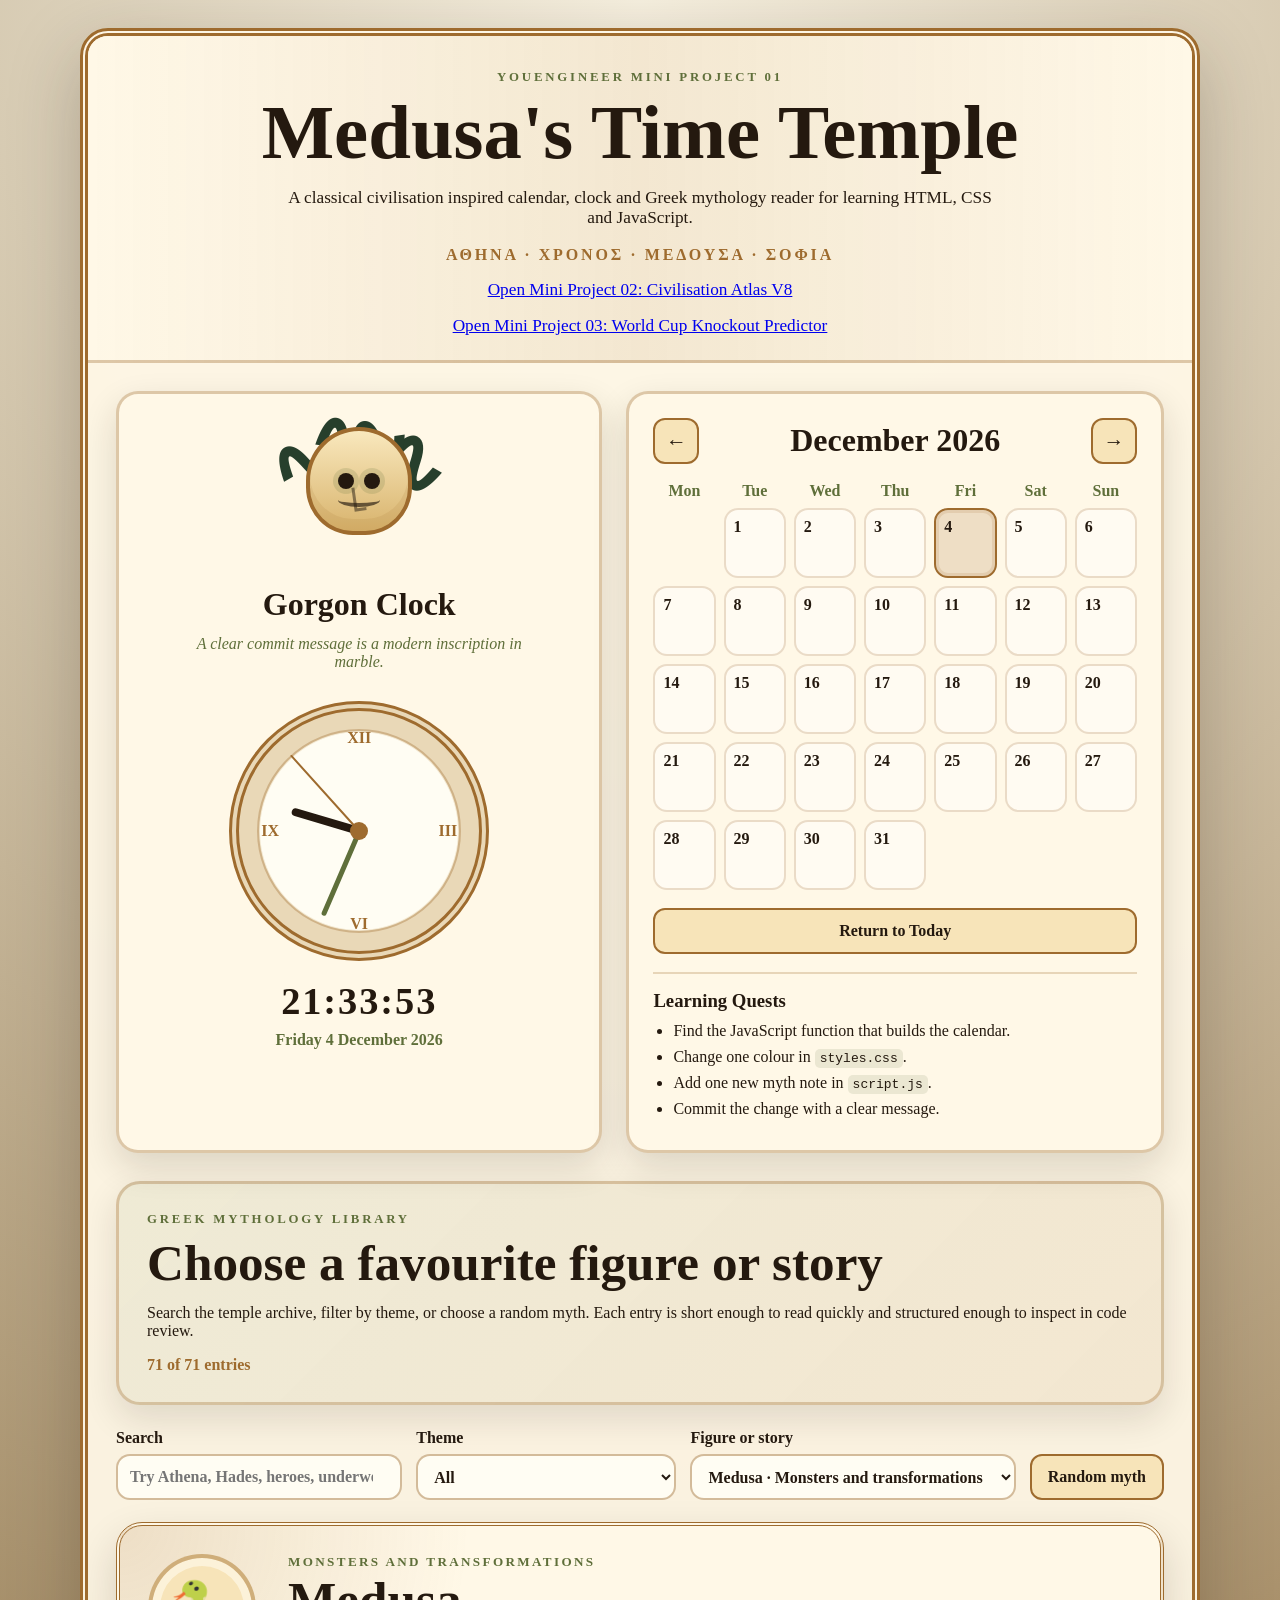
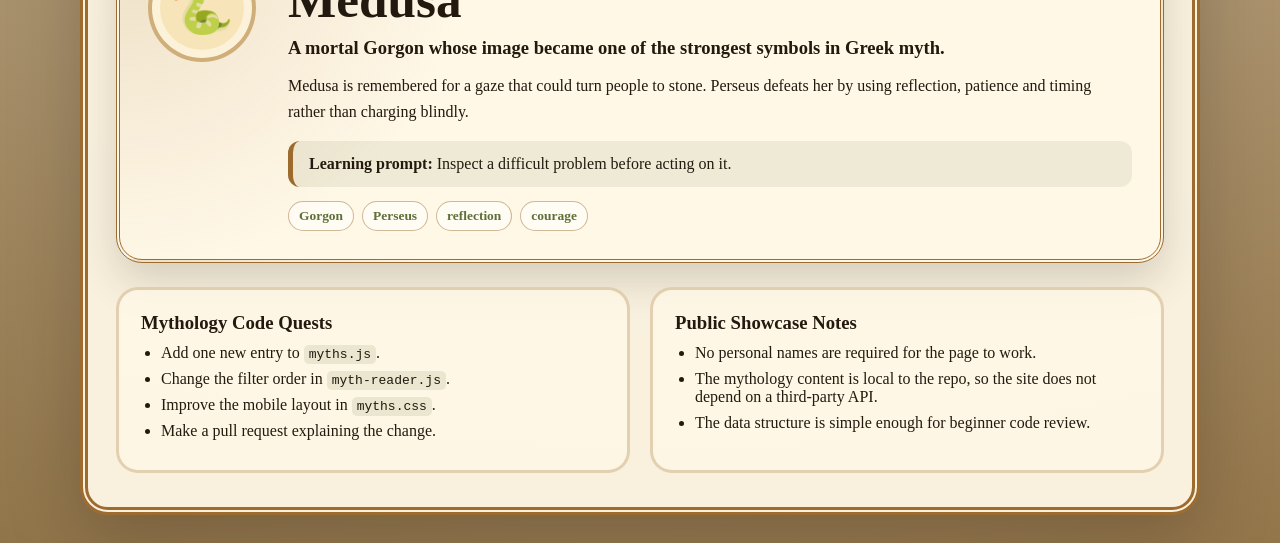
<file: index.html>
<!DOCTYPE html>
<html lang="en">
<head>
  <meta charset="UTF-8" />
  <meta name="viewport" content="width=device-width, initial-scale=1.0" />
  <title>Medusa's Time Temple</title>
  <link rel="stylesheet" href="styles.css" />
  <link rel="stylesheet" href="myths.css" />
  <script src="myths.js" defer></script>
  <script src="script.js" defer></script>
  <script src="myth-reader.js" defer></script>
</head>
<body>
  <main class="temple-shell">
    <section class="hero">
      <p class="eyebrow">YouEngineer Mini Project 01</p>
      <h1>Medusa's Time Temple</h1>
      <p class="subtitle">
        A classical civilisation inspired calendar, clock and Greek mythology reader for learning HTML, CSS and JavaScript.
      </p>
      <p class="frieze">ΑΘΗΝΑ · ΧΡΟΝΟΣ · ΜΕΔΟΥΣΑ · ΣΟΦΙΑ</p>
      <p class="subtitle">
        <a href="civilisation-atlas-v8/">Open Mini Project 02: Civilisation Atlas V8</a>
      </p>
      <p class="subtitle">
        <a href="world-cup-knockout/">Open Mini Project 03: World Cup Knockout Predictor</a>
      </p>
    </section>

    <section class="dashboard" aria-label="Medusa calendar and clock dashboard">
      <article class="panel medusa-panel">
        <div class="medusa-art" aria-hidden="true">
          <span class="snake snake-one">∿</span>
          <span class="snake snake-two">∿</span>
          <span class="snake snake-three">∿</span>
          <span class="snake snake-four">∿</span>
          <div class="face">
            <div class="eye left-eye"></div>
            <div class="eye right-eye"></div>
            <div class="nose"></div>
            <div class="mouth"></div>
          </div>
        </div>

        <h2>Gorgon Clock</h2>
        <p class="myth-note" id="mythNote">The temple is waking up...</p>

        <div class="clock" aria-label="Analogue clock">
          <div class="clock-ring"></div>
          <div class="hand hour-hand" id="hourHand"></div>
          <div class="hand minute-hand" id="minuteHand"></div>
          <div class="hand second-hand" id="secondHand"></div>
          <div class="clock-centre"></div>
          <span class="clock-number twelve">XII</span>
          <span class="clock-number three">III</span>
          <span class="clock-number six">VI</span>
          <span class="clock-number nine">IX</span>
        </div>

        <p class="digital-time" id="digitalTime">--:--:--</p>
        <p class="digital-date" id="digitalDate">Loading date...</p>
      </article>

      <article class="panel calendar-panel">
        <div class="calendar-header">
          <button type="button" id="previousMonth" aria-label="Previous month">←</button>
          <h2 id="monthTitle">Month</h2>
          <button type="button" id="nextMonth" aria-label="Next month">→</button>
        </div>

        <div class="calendar-grid weekday-row" aria-hidden="true">
          <span>Mon</span>
          <span>Tue</span>
          <span>Wed</span>
          <span>Thu</span>
          <span>Fri</span>
          <span>Sat</span>
          <span>Sun</span>
        </div>

        <div class="calendar-grid days-grid" id="calendarDays" aria-label="Calendar days"></div>

        <button type="button" class="today-button" id="todayButton">Return to Today</button>

        <section class="quest-box" aria-label="Learning quests">
          <h3>Learning Quests</h3>
          <ul>
            <li>Find the JavaScript function that builds the calendar.</li>
            <li>Change one colour in <code>styles.css</code>.</li>
            <li>Add one new myth note in <code>script.js</code>.</li>
            <li>Commit the change with a clear message.</li>
          </ul>
        </section>
      </article>
    </section>

    <section class="myth-library" aria-label="Greek mythology library">
      <div class="library-intro">
        <p class="eyebrow">Greek Mythology Library</p>
        <h2>Choose a favourite figure or story</h2>
        <p>
          Search the temple archive, filter by theme, or choose a random myth. Each entry is short enough to read quickly and structured enough to inspect in code review.
        </p>
        <p class="entry-count" id="mythCount">Loading mythology entries...</p>
      </div>

      <div class="library-controls" aria-label="Mythology selection controls">
        <label class="control-group">
          Search
          <input id="mythSearch" type="search" placeholder="Try Athena, Hades, heroes, underworld..." />
        </label>

        <label class="control-group">
          Theme
          <select id="mythGroup" aria-label="Choose mythology theme"></select>
        </label>

        <label class="control-group">
          Figure or story
          <select id="mythSelect" aria-label="Choose mythology entry"></select>
        </label>

        <button type="button" class="random-button" id="randomMyth">Random myth</button>
      </div>

      <article class="myth-card" aria-live="polite">
        <div class="myth-symbol" id="mythSymbol" aria-hidden="true">🏛️</div>
        <div>
          <p class="myth-category" id="mythCategory">Greek mythology</p>
          <h2 id="mythName">Loading...</h2>
          <p class="myth-summary" id="mythSummary">Preparing the archive.</p>
          <p class="myth-story" id="mythStory"></p>
          <p class="learning-line"><strong>Learning prompt:</strong> <span id="mythLesson"></span></p>
          <div class="tag-row" id="mythTags" aria-label="Mythology tags"></div>
        </div>
      </article>

      <div class="library-footer">
        <section class="quest-box" aria-label="Mythology code quests">
          <h3>Mythology Code Quests</h3>
          <ul>
            <li>Add one new entry to <code>myths.js</code>.</li>
            <li>Change the filter order in <code>myth-reader.js</code>.</li>
            <li>Improve the mobile layout in <code>myths.css</code>.</li>
            <li>Make a pull request explaining the change.</li>
          </ul>
        </section>

        <section class="quest-box" aria-label="Public showcase notes">
          <h3>Public Showcase Notes</h3>
          <ul>
            <li>No personal names are required for the page to work.</li>
            <li>The mythology content is local to the repo, so the site does not depend on a third-party API.</li>
            <li>The data structure is simple enough for beginner code review.</li>
          </ul>
        </section>
      </div>
    </section>
  </main>
</body>
</html>
</file>
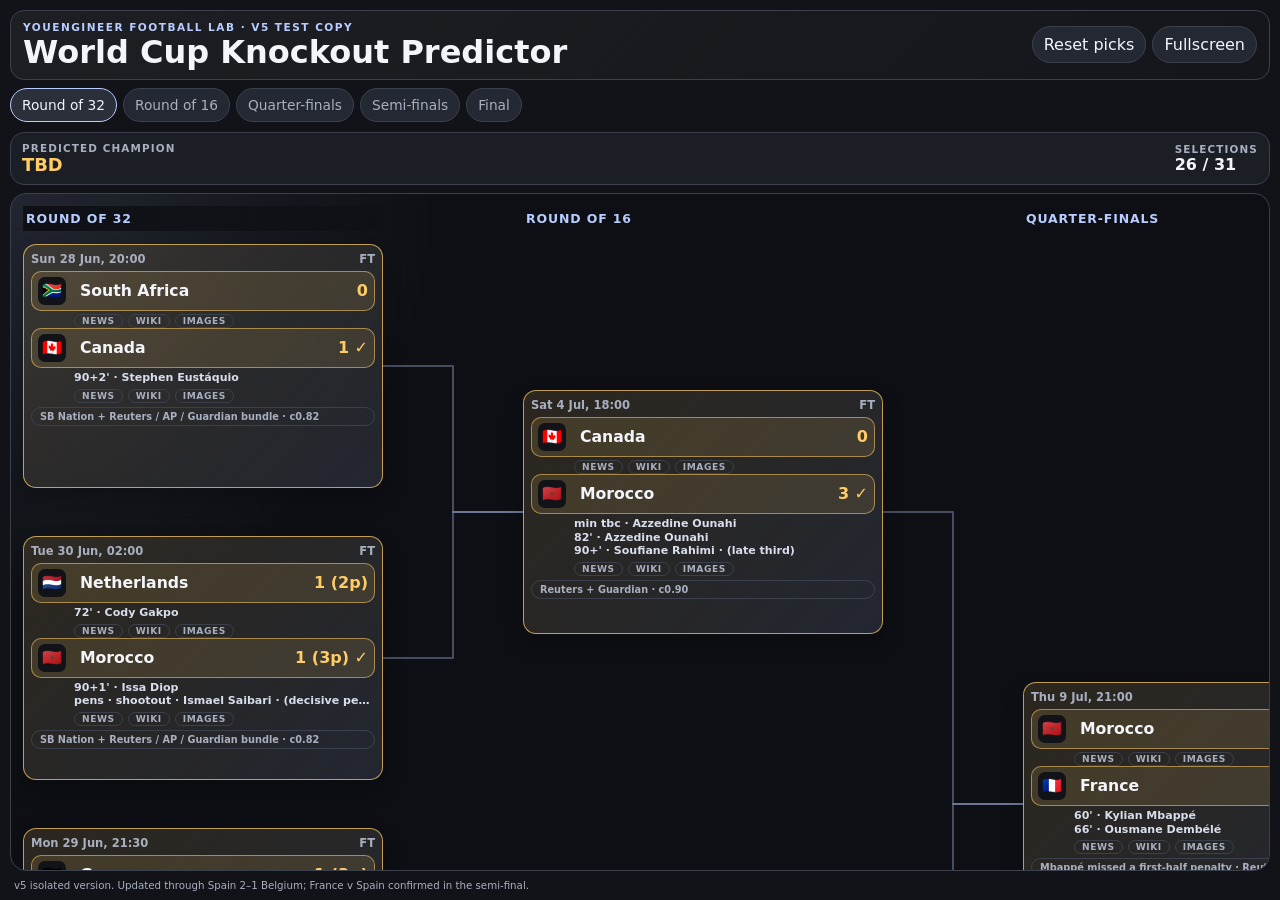
<file: world-cup-knockout-v5/index.html>
<!DOCTYPE html>
<html lang="en">
<head>
  <meta charset="utf-8" />
  <meta name="viewport" content="width=device-width, initial-scale=1, viewport-fit=cover" />
  <title>World Cup Knockout Predictor v5</title>
  <link rel="stylesheet" href="styles.css?v=5" />
  <script src="script-grid.js?v=8" defer></script>
</head>
<body>
  <main class="app-shell">
    <header class="topbar">
      <div>
        <p class="eyebrow">YouEngineer Football Lab · v5 test copy</p>
        <h1>World Cup Knockout Predictor</h1>
      </div>
      <div class="actions">
        <button id="resetButton" type="button">Reset picks</button>
        <button id="fullscreenButton" type="button">Fullscreen</button>
      </div>
    </header>
    <nav class="round-nav" aria-label="Round navigation">
      <button data-round="round-32" type="button">Round of 32</button>
      <button data-round="round-16" type="button">Round of 16</button>
      <button data-round="quarter-finals" type="button">Quarter-finals</button>
      <button data-round="semi-finals" type="button">Semi-finals</button>
      <button data-round="final" type="button">Final</button>
    </nav>
    <section class="scoreboard" aria-live="polite">
      <div><span class="label">Predicted champion</span><strong id="championName">TBD</strong></div>
      <div><span class="label">Selections</span><strong id="selectionCount">0 / 31</strong></div>
    </section>
    <section class="bracket-wrap" aria-label="Knockout bracket"><div id="bracket" class="bracket"></div></section>
    <footer class="note">v5 isolated version. Updated through Spain 2–1 Belgium; France v Spain confirmed in the semi-final.</footer>
  </main>
</body>
</html>
</file>
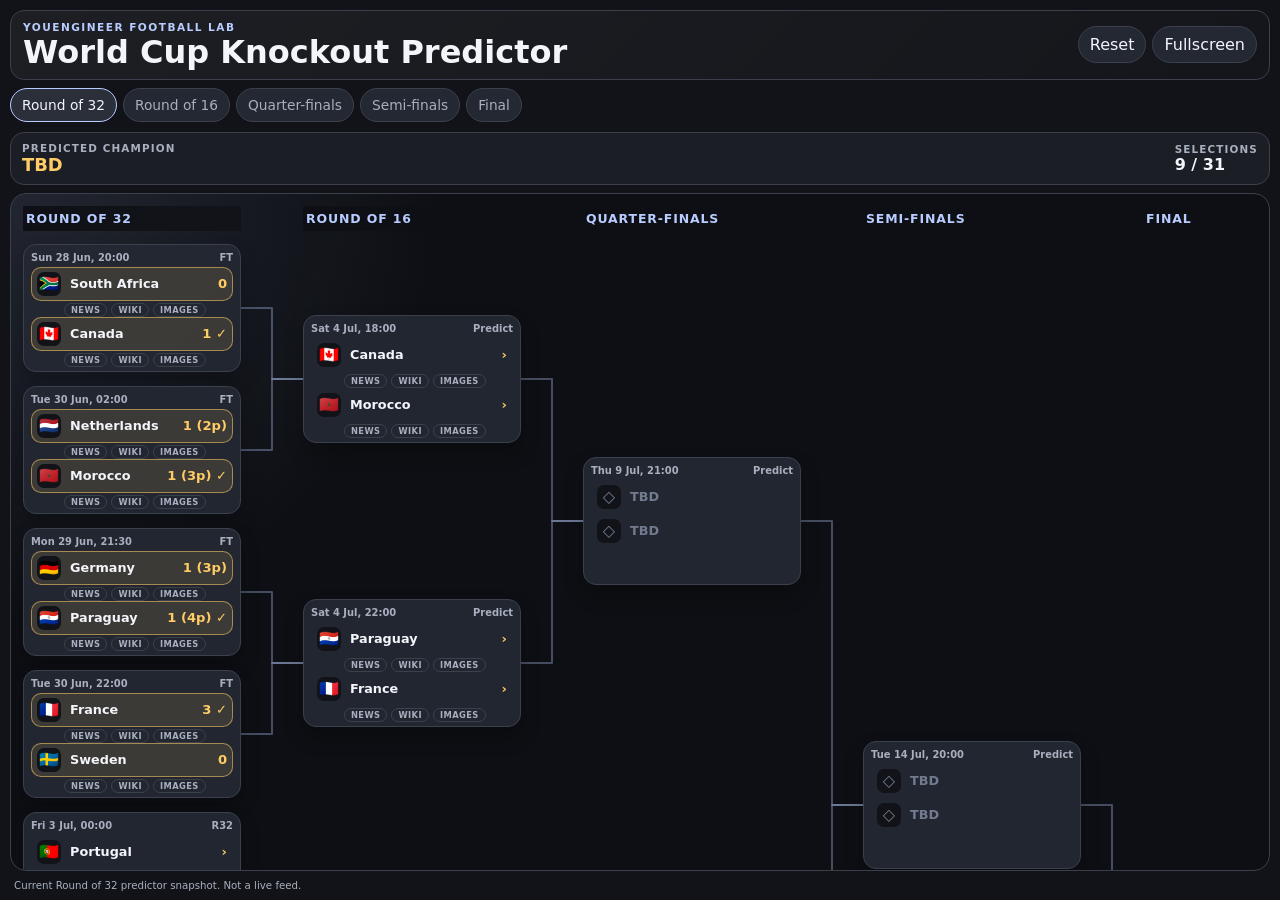
<file: world-cup-knockout/index.html>
<!DOCTYPE html>
<html lang="en">
<head>
  <meta charset="utf-8" />
  <meta name="viewport" content="width=device-width, initial-scale=1, viewport-fit=cover" />
  <title>Knockout Predictor</title>
  <link rel="stylesheet" href="styles.css?v=2" />
  <script src="script-grid.js?v=4" defer></script>
</head>
<body>
  <main class="app-shell">
    <header class="topbar">
      <div>
        <p class="eyebrow">YouEngineer Football Lab</p>
        <h1>World Cup Knockout Predictor</h1>
      </div>
      <div class="actions">
        <button id="resetButton" type="button">Reset</button>
        <button id="fullscreenButton" type="button">Fullscreen</button>
      </div>
    </header>
    <nav class="round-nav" aria-label="Round navigation">
      <button data-round="round-32" type="button">Round of 32</button>
      <button data-round="round-16" type="button">Round of 16</button>
      <button data-round="quarter-finals" type="button">Quarter-finals</button>
      <button data-round="semi-finals" type="button">Semi-finals</button>
      <button data-round="final" type="button">Final</button>
    </nav>
    <section class="scoreboard" aria-live="polite">
      <div><span class="label">Predicted champion</span><strong id="championName">TBD</strong></div>
      <div><span class="label">Selections</span><strong id="selectionCount">0 / 31</strong></div>
    </section>
    <section class="bracket-wrap" aria-label="Knockout bracket"><div id="bracket" class="bracket"></div></section>
    <footer class="note">Current Round of 32 predictor snapshot. Not a live feed.</footer>
  </main>
</body>
</html>
</file>
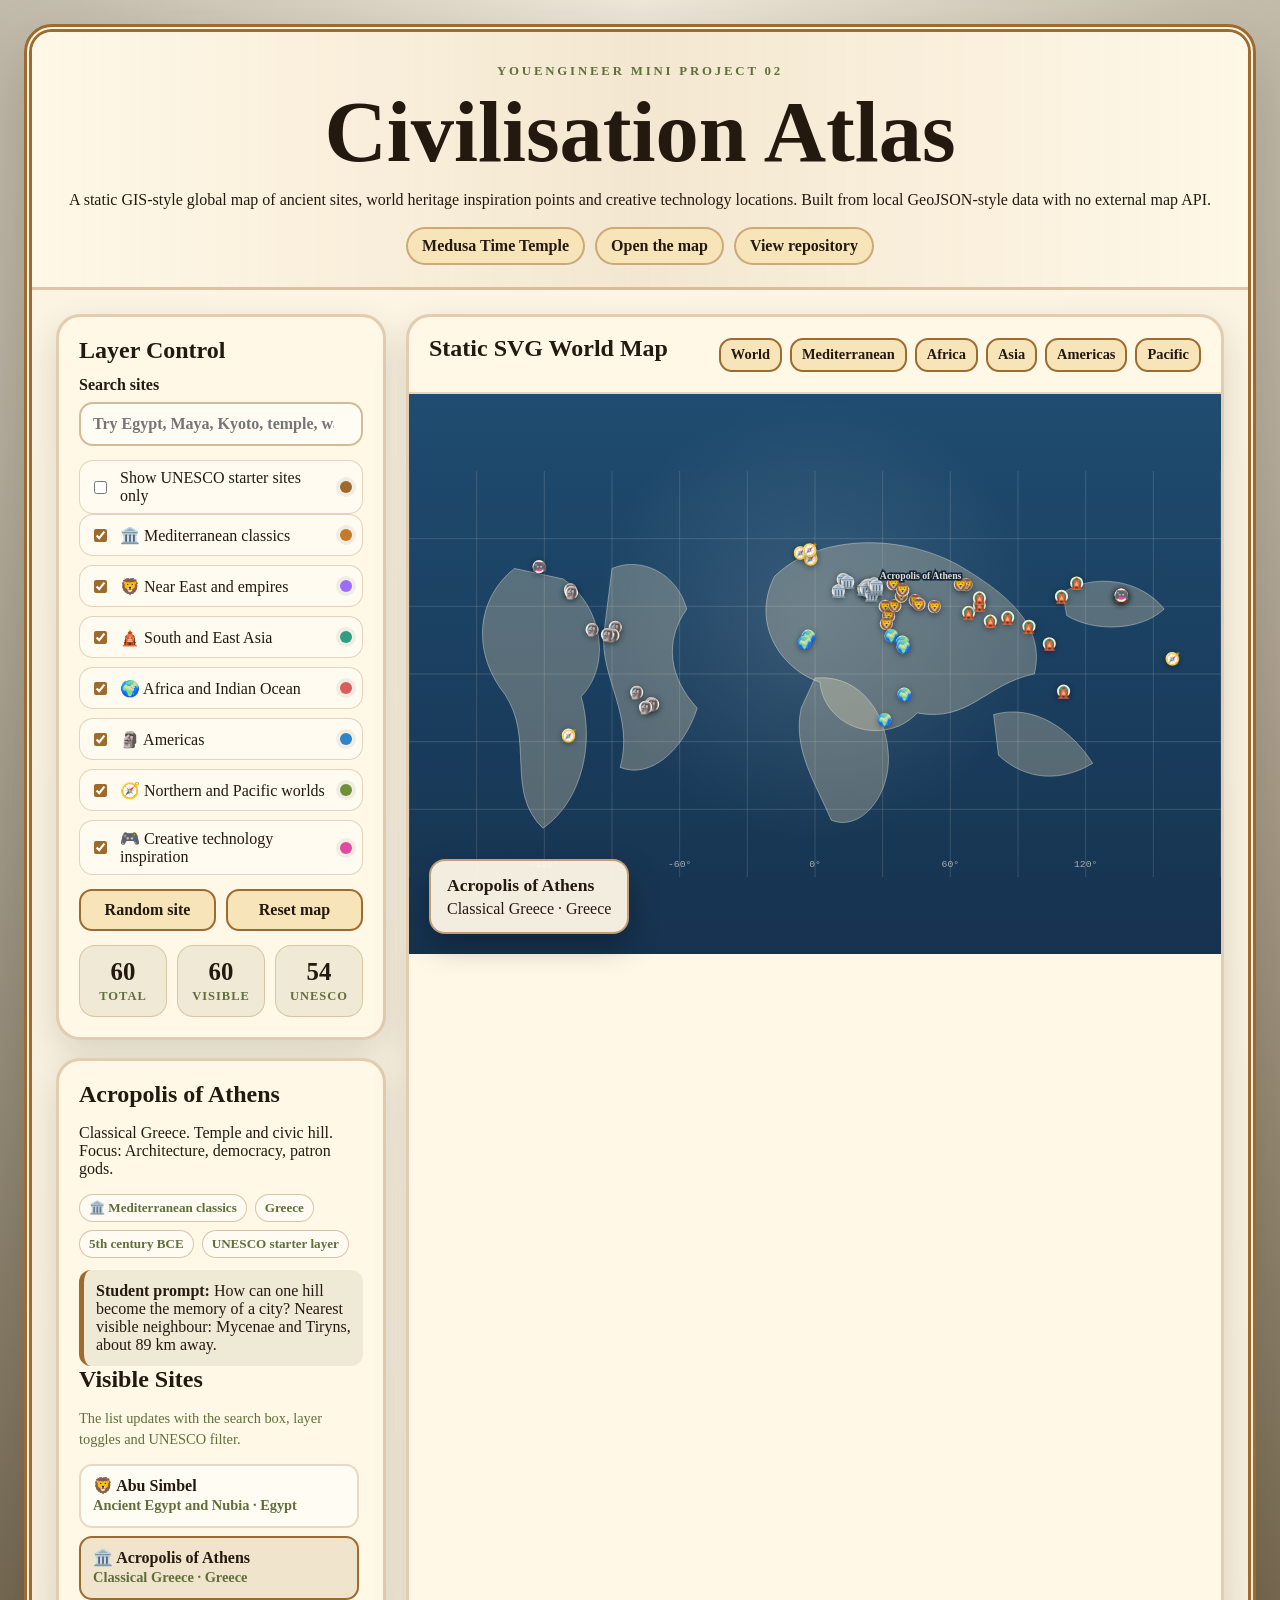
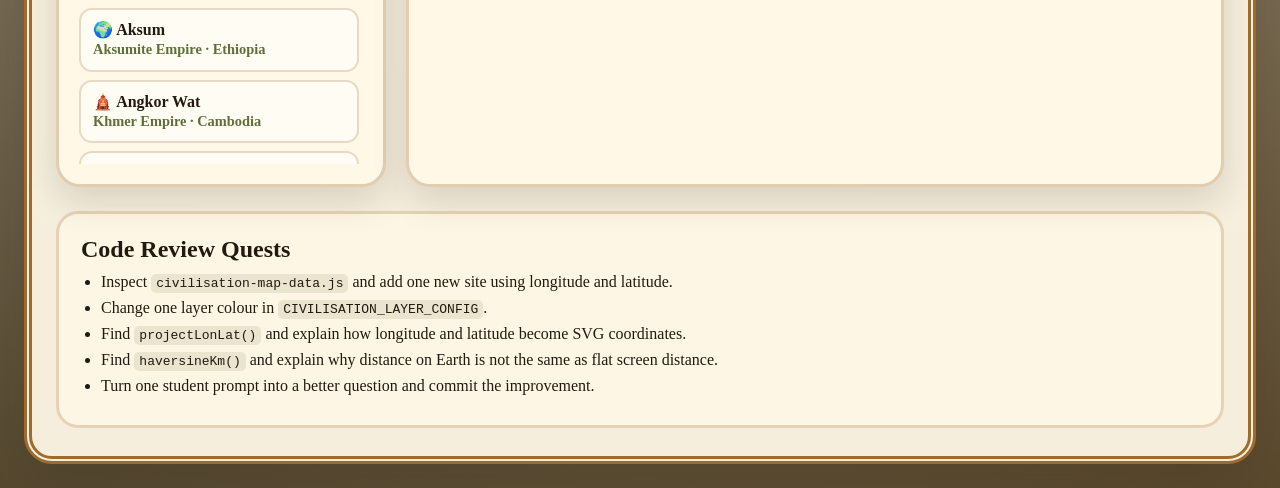
<file: civilisation-map.html>
<!DOCTYPE html>
<html lang="en">
<head>
  <meta charset="UTF-8" />
  <meta name="viewport" content="width=device-width, initial-scale=1.0" />
  <title>YouEngineer Civilisation Atlas</title>
  <link rel="stylesheet" href="civilisation-map.css" />
  <script src="civilisation-map-data.js" defer></script>
  <script src="civilisation-map.js" defer></script>
</head>
<body>
  <main class="atlas-shell">
    <header class="atlas-hero">
      <p class="eyebrow">YouEngineer Mini Project 02</p>
      <h1>Civilisation Atlas</h1>
      <p>
        A static GIS-style global map of ancient sites, world heritage inspiration points and creative technology locations. Built from local GeoJSON-style data with no external map API.
      </p>
      <nav class="nav-row" aria-label="Project navigation">
        <a class="nav-link" href="index.html">Medusa Time Temple</a>
        <a class="nav-link" href="#map">Open the map</a>
        <a class="nav-link" href="https://github.com/Ventusltd/youengineer-code-review">View repository</a>
      </nav>
    </header>

    <section class="atlas-grid" id="map" aria-label="Civilisation atlas interface">
      <div class="sidebar-stack">
        <aside class="control-panel" aria-label="Map controls">
          <h2>Layer Control</h2>
          <label class="form-line">
            Search sites
            <input id="siteSearch" type="search" placeholder="Try Egypt, Maya, Kyoto, temple, water..." />
          </label>

          <label class="layer-toggle">
            <input id="unescoOnly" type="checkbox" />
            <span>Show UNESCO starter sites only</span>
            <span class="layer-swatch" style="background: #9e6b2e;"></span>
          </label>

          <div class="layer-list" id="layerList" aria-label="GeoJSON layer toggles"></div>

          <div class="button-row">
            <button type="button" id="randomSite">Random site</button>
            <button type="button" id="resetMap">Reset map</button>
          </div>

          <div class="stat-grid" aria-label="Map statistics">
            <div class="stat-card"><strong id="totalCount">0</strong><span>Total</span></div>
            <div class="stat-card"><strong id="visibleCount">0</strong><span>Visible</span></div>
            <div class="stat-card"><strong id="unescoCount">0</strong><span>UNESCO</span></div>
          </div>
        </aside>

        <aside class="info-panel" aria-label="Selected site information">
          <h2 id="selectedTitle">Select a site</h2>
          <p id="selectedBody">Choose a marker on the map or a site in the list.</p>
          <div class="site-meta" id="selectedMeta"></div>
          <div class="prompt-box">
            <p><strong>Student prompt:</strong> <span id="selectedPrompt">Explore how geography shapes civilisation.</span></p>
          </div>

          <h2>Visible Sites</h2>
          <p class="small-note">The list updates with the search box, layer toggles and UNESCO filter.</p>
          <div class="site-list" id="siteList" aria-label="Visible site list"></div>
        </aside>
      </div>

      <section class="map-panel" aria-label="World map panel">
        <div class="map-toolbar">
          <h2>Static SVG World Map</h2>
          <div class="region-buttons" aria-label="Region zoom controls">
            <button type="button" data-region="world">World</button>
            <button type="button" data-region="mediterranean">Mediterranean</button>
            <button type="button" data-region="africa">Africa</button>
            <button type="button" data-region="asia">Asia</button>
            <button type="button" data-region="americas">Americas</button>
            <button type="button" data-region="pacific">Pacific</button>
          </div>
        </div>

        <div class="map-wrap">
          <svg id="worldMap" viewBox="0 0 1000 500" role="img" aria-label="Global civilisation map plotted from longitude and latitude">
            <rect width="1000" height="500" fill="transparent"></rect>
            <g id="graticuleLayer" class="graticule"></g>
            <g id="landLayer"></g>
            <g id="markerLayer"></g>
            <g id="labelLayer"></g>
          </svg>
          <div class="tooltip-card" id="tooltipCard" hidden></div>
        </div>
      </section>
    </section>

    <section class="code-quest" aria-label="Civilisation atlas code review tasks">
      <h2>Code Review Quests</h2>
      <ul>
        <li>Inspect <code>civilisation-map-data.js</code> and add one new site using longitude and latitude.</li>
        <li>Change one layer colour in <code>CIVILISATION_LAYER_CONFIG</code>.</li>
        <li>Find <code>projectLonLat()</code> and explain how longitude and latitude become SVG coordinates.</li>
        <li>Find <code>haversineKm()</code> and explain why distance on Earth is not the same as flat screen distance.</li>
        <li>Turn one student prompt into a better question and commit the improvement.</li>
      </ul>
    </section>
  </main>
</body>
</html>
</file>
<file: styles.css>
:root {
  --ink: #24190f;
  --marble: #fff8e7;
  --stone: #e9d8b7;
  --bronze: #9e6b2e;
  --olive: #5f6f3a;
  --snake: #273f2c;
  --shade: rgba(36, 25, 15, 0.25);
}

* {
  box-sizing: border-box;
}

body {
  margin: 0;
  min-height: 100vh;
  font-family: Georgia, "Times New Roman", serif;
  color: var(--ink);
  background:
    radial-gradient(circle at top, rgba(255, 248, 231, 0.96), rgba(171, 137, 86, 0.78)),
    linear-gradient(135deg, #1b231a, #40301f);
  padding: 28px;
}

.temple-shell {
  max-width: 1120px;
  margin: 0 auto;
  background: rgba(255, 248, 231, 0.94);
  border: 8px double var(--bronze);
  border-radius: 28px;
  overflow: hidden;
  box-shadow: 0 24px 70px var(--shade);
}

.hero {
  text-align: center;
  padding: 34px 24px 24px;
  border-bottom: 3px solid rgba(158, 107, 46, 0.35);
  background:
    linear-gradient(90deg, transparent, rgba(158, 107, 46, 0.12), transparent),
    var(--marble);
}

.eyebrow {
  margin: 0 0 10px;
  color: var(--olive);
  font-size: 0.8rem;
  font-weight: bold;
  letter-spacing: 0.22em;
  text-transform: uppercase;
}

h1 {
  margin: 0;
  font-size: clamp(2.3rem, 6vw, 5rem);
  line-height: 1;
}

.subtitle {
  max-width: 720px;
  margin: 16px auto 0;
  font-size: 1.08rem;
}

.frieze {
  margin: 18px 0 0;
  color: var(--bronze);
  font-weight: bold;
  letter-spacing: 0.18em;
}

.dashboard {
  display: grid;
  grid-template-columns: 0.95fr 1.05fr;
  gap: 24px;
  padding: 28px;
}

.panel {
  background: var(--marble);
  border: 3px solid rgba(158, 107, 46, 0.35);
  border-radius: 22px;
  padding: 24px;
  box-shadow: 0 14px 35px rgba(36, 25, 15, 0.14);
}

.panel h2 {
  margin: 0 0 12px;
  font-size: 2rem;
}

.medusa-panel {
  text-align: center;
}

.medusa-art {
  position: relative;
  width: 180px;
  height: 150px;
  margin: 0 auto 18px;
}

.face {
  position: absolute;
  left: 50%;
  top: 42%;
  width: 106px;
  height: 108px;
  transform: translate(-50%, -50%);
  border: 4px solid var(--bronze);
  border-radius: 52% 52% 46% 46%;
  background: linear-gradient(#f9e8bd, #d8b36c);
  box-shadow: inset 0 -12px 0 rgba(158, 107, 46, 0.12);
}

.snake {
  position: absolute;
  color: var(--snake);
  font-size: 5.2rem;
  font-weight: bold;
  line-height: 1;
}

.snake-one {
  left: 0;
  top: 4px;
  transform: rotate(-30deg);
}

.snake-two {
  right: 0;
  top: 4px;
  transform: rotate(30deg);
}

.snake-three {
  left: 38px;
  top: -16px;
  transform: rotate(8deg);
}

.snake-four {
  right: 38px;
  top: -16px;
  transform: rotate(-8deg);
}

.eye {
  position: absolute;
  top: 42px;
  width: 16px;
  height: 16px;
  border-radius: 50%;
  background: var(--ink);
  box-shadow: 0 0 0 5px rgba(95, 111, 58, 0.18);
}

.left-eye {
  left: 28px;
}

.right-eye {
  right: 28px;
}

.nose {
  position: absolute;
  left: 50%;
  top: 56px;
  width: 12px;
  height: 24px;
  border-left: 3px solid rgba(36, 25, 15, 0.5);
  border-bottom: 3px solid rgba(36, 25, 15, 0.5);
  transform: translateX(-50%) rotate(-8deg);
}

.mouth {
  position: absolute;
  left: 50%;
  bottom: 24px;
  width: 42px;
  height: 14px;
  border-bottom: 4px solid rgba(36, 25, 15, 0.65);
  border-radius: 50%;
  transform: translateX(-50%);
}

.myth-note {
  min-height: 48px;
  margin: 0 auto 18px;
  max-width: 360px;
  color: var(--olive);
  font-style: italic;
}

.clock {
  position: relative;
  width: 260px;
  height: 260px;
  margin: 0 auto 18px;
  border: 10px double var(--bronze);
  border-radius: 50%;
  background:
    radial-gradient(circle, #fffdf3 0 58%, #e9d8b7 59% 100%);
}

.clock-ring {
  position: absolute;
  inset: 18px;
  border: 2px solid rgba(158, 107, 46, 0.35);
  border-radius: 50%;
}

.hand {
  position: absolute;
  left: 50%;
  bottom: 50%;
  transform-origin: bottom center;
  border-radius: 999px;
}

.hour-hand {
  width: 8px;
  height: 70px;
  margin-left: -4px;
  background: var(--ink);
}

.minute-hand {
  width: 5px;
  height: 92px;
  margin-left: -2.5px;
  background: var(--olive);
}

.second-hand {
  width: 2px;
  height: 102px;
  margin-left: -1px;
  background: var(--bronze);
}

.clock-centre {
  position: absolute;
  left: 50%;
  top: 50%;
  width: 18px;
  height: 18px;
  border-radius: 50%;
  background: var(--bronze);
  transform: translate(-50%, -50%);
}

.clock-number {
  position: absolute;
  font-weight: bold;
  color: var(--bronze);
}

.twelve {
  top: 18px;
  left: 50%;
  transform: translateX(-50%);
}

.three {
  right: 22px;
  top: 50%;
  transform: translateY(-50%);
}

.six {
  bottom: 18px;
  left: 50%;
  transform: translateX(-50%);
}

.nine {
  left: 22px;
  top: 50%;
  transform: translateY(-50%);
}

.digital-time {
  margin: 0;
  font-size: 2.4rem;
  font-weight: bold;
  letter-spacing: 0.05em;
}

.digital-date {
  margin: 8px 0 0;
  color: var(--olive);
  font-weight: bold;
}

.calendar-header {
  display: grid;
  grid-template-columns: 46px 1fr 46px;
  gap: 12px;
  align-items: center;
  margin-bottom: 18px;
}

.calendar-header h2 {
  margin: 0;
  text-align: center;
}

button {
  border: 2px solid var(--bronze);
  border-radius: 12px;
  background: #f7e4b9;
  color: var(--ink);
  font: inherit;
  font-weight: bold;
  cursor: pointer;
  transition: transform 160ms ease, box-shadow 160ms ease;
}

button:hover,
button:focus-visible {
  transform: translateY(-2px);
  box-shadow: 0 8px 14px rgba(36, 25, 15, 0.18);
}

.calendar-header button {
  height: 46px;
  font-size: 1.3rem;
}

.calendar-grid {
  display: grid;
  grid-template-columns: repeat(7, 1fr);
  gap: 8px;
}

.weekday-row {
  margin-bottom: 8px;
  text-align: center;
  color: var(--olive);
  font-weight: bold;
}

.day {
  min-height: 70px;
  padding: 8px;
  border: 2px solid rgba(158, 107, 46, 0.22);
  border-radius: 14px;
  background: rgba(255, 255, 255, 0.45);
  font-weight: bold;
}

.day.empty {
  background: transparent;
  border-color: transparent;
}

.day.today {
  border-color: var(--bronze);
  background: rgba(158, 107, 46, 0.18);
  box-shadow: inset 0 0 0 3px rgba(158, 107, 46, 0.15);
}

.today-button {
  width: 100%;
  margin: 18px 0;
  padding: 12px 16px;
}

.quest-box {
  border-top: 2px solid rgba(158, 107, 46, 0.25);
  padding-top: 16px;
}

.quest-box h3 {
  margin: 0 0 10px;
}

.quest-box ul {
  margin: 0;
  padding-left: 20px;
}

.quest-box li {
  margin: 8px 0;
}

code {
  background: rgba(95, 111, 58, 0.12);
  padding: 2px 5px;
  border-radius: 5px;
}

@media (max-width: 840px) {
  body {
    padding: 14px;
  }

  .dashboard {
    grid-template-columns: 1fr;
    padding: 18px;
  }

  .clock {
    width: 230px;
    height: 230px;
  }

  .day {
    min-height: 54px;
    padding: 6px;
  }
}
</file>
<file: myths.css>
.myth-library {
  padding: 0 28px 34px;
}

.library-intro {
  padding: 28px;
  margin: 0 0 24px;
  border: 3px solid rgba(158, 107, 46, 0.32);
  border-radius: 24px;
  background:
    linear-gradient(135deg, rgba(95, 111, 58, 0.1), rgba(158, 107, 46, 0.12)),
    var(--marble);
  box-shadow: 0 14px 35px rgba(36, 25, 15, 0.12);
}

.library-intro h2 {
  margin: 0 0 10px;
  font-size: clamp(2rem, 4vw, 3.6rem);
  line-height: 1;
}

.library-intro p:last-child {
  max-width: 780px;
  margin-bottom: 0;
}

.library-controls {
  display: grid;
  grid-template-columns: 1.1fr 1fr 1.25fr auto;
  gap: 14px;
  align-items: end;
  margin-bottom: 22px;
}

.control-group {
  display: grid;
  gap: 7px;
  font-weight: bold;
}

.control-group input,
.control-group select {
  width: 100%;
  min-height: 46px;
  border: 2px solid rgba(158, 107, 46, 0.45);
  border-radius: 14px;
  background: #fffdf3;
  color: var(--ink);
  font: inherit;
  padding: 10px 12px;
}

.random-button {
  min-height: 46px;
  padding: 10px 16px;
  white-space: nowrap;
}

.myth-card {
  display: grid;
  grid-template-columns: 116px 1fr;
  gap: 24px;
  align-items: start;
  padding: 28px;
  border: 4px double var(--bronze);
  border-radius: 26px;
  background:
    radial-gradient(circle at top left, rgba(158, 107, 46, 0.18), transparent 32%),
    var(--marble);
  box-shadow: 0 18px 42px rgba(36, 25, 15, 0.16);
}

.myth-symbol {
  display: grid;
  place-items: center;
  width: 108px;
  height: 108px;
  border: 4px solid rgba(158, 107, 46, 0.45);
  border-radius: 50%;
  background: #f7e4b9;
  font-size: 3.2rem;
  box-shadow: inset 0 0 0 8px rgba(255, 248, 231, 0.7);
}

.myth-card h2 {
  margin: 4px 0 12px;
  font-size: clamp(2rem, 4vw, 3.4rem);
  line-height: 1;
}

.myth-category {
  margin: 0;
  color: var(--olive);
  font-size: 0.82rem;
  font-weight: bold;
  letter-spacing: 0.18em;
  text-transform: uppercase;
}

.myth-summary {
  margin: 0 0 14px;
  font-size: 1.16rem;
  font-weight: bold;
}

.myth-story {
  margin: 0 0 16px;
  line-height: 1.62;
}

.learning-line {
  margin: 0 0 14px;
  padding: 14px 16px;
  border-left: 5px solid var(--bronze);
  border-radius: 12px;
  background: rgba(95, 111, 58, 0.1);
}

.tag-row {
  display: flex;
  flex-wrap: wrap;
  gap: 8px;
  margin-top: 12px;
}

.myth-tag {
  border: 1px solid rgba(158, 107, 46, 0.48);
  border-radius: 999px;
  background: rgba(255, 255, 255, 0.52);
  padding: 6px 10px;
  color: var(--olive);
  font-size: 0.84rem;
  font-weight: bold;
}

.library-footer {
  display: grid;
  grid-template-columns: 1fr 1fr;
  gap: 20px;
  margin-top: 24px;
}

.library-footer .quest-box {
  border: 3px solid rgba(158, 107, 46, 0.28);
  border-radius: 22px;
  padding: 22px;
  background: rgba(255, 248, 231, 0.75);
}

.entry-count {
  margin: 8px 0 0;
  color: var(--bronze);
  font-weight: bold;
}

@media (max-width: 980px) {
  .library-controls {
    grid-template-columns: 1fr 1fr;
  }

  .random-button {
    grid-column: span 2;
  }

  .library-footer {
    grid-template-columns: 1fr;
  }
}

@media (max-width: 680px) {
  .myth-library {
    padding: 0 18px 24px;
  }

  .library-controls {
    grid-template-columns: 1fr;
  }

  .random-button {
    grid-column: auto;
  }

  .myth-card {
    grid-template-columns: 1fr;
    text-align: center;
  }

  .myth-symbol {
    margin: 0 auto;
  }

  .tag-row {
    justify-content: center;
  }
}
</file>
<file: world-cup-knockout-v5/styles.css>
:root{--bg:#111318;--panel:#1b1e25;--panel-2:#242832;--line:#3b404d;--text:#f3f5fb;--muted:#a8afbf;--accent:#b8ccff;--accent-2:#00e5ff;--gold:#ffcc66;--card-w:360px;--card-h:244px;--round-gap:48px;--col-gap:140px;--bracket-pad:12px;--title-offset:38px}*{box-sizing:border-box}html,body{margin:0;width:100%;min-height:100%;background:var(--bg);color:var(--text);font-family:Inter,ui-sans-serif,system-ui,-apple-system,BlinkMacSystemFont,"Segoe UI",sans-serif;overflow:hidden}button{font:inherit}.app-shell{display:grid;grid-template-rows:auto auto auto 1fr auto;height:100vh;height:100dvh;padding:calc(env(safe-area-inset-top) + 10px) 10px calc(env(safe-area-inset-bottom) + 8px);gap:8px}.topbar{display:flex;justify-content:space-between;gap:10px;align-items:center;border:1px solid var(--line);border-radius:14px;padding:10px 12px;background:linear-gradient(135deg,rgba(255,255,255,.05),rgba(255,255,255,.01))}.eyebrow{margin:0 0 3px;color:var(--accent);font-size:.66rem;font-weight:800;letter-spacing:.14em;text-transform:uppercase}h1{margin:0;font-size:clamp(1.1rem,4.2vw,2rem);line-height:1.02}.actions{display:flex;gap:6px;flex-shrink:0}.actions button,.round-nav button{border:1px solid var(--line);border-radius:999px;background:var(--panel-2);color:var(--text);padding:8px 11px;cursor:pointer}.actions button:hover,.round-nav button:hover,.actions button:focus-visible,.round-nav button:focus-visible{border-color:var(--accent-2);outline:none}.round-nav{display:flex;gap:6px;overflow-x:auto;padding-bottom:2px;scrollbar-width:none}.round-nav::-webkit-scrollbar,.bracket-wrap::-webkit-scrollbar{display:none}.round-nav button{white-space:nowrap;color:var(--muted);font-size:.86rem}.round-nav button.active{border-color:var(--accent);color:var(--text);background:rgba(184,204,255,.15)}.scoreboard{display:grid;grid-template-columns:1fr auto;gap:8px;align-items:center;border:1px solid var(--line);border-radius:14px;background:var(--panel);padding:9px 11px}.label{display:block;color:var(--muted);font-size:.65rem;font-weight:800;letter-spacing:.11em;text-transform:uppercase}#championName{color:var(--gold);font-size:1.12rem}.bracket-wrap{min-height:0;overflow:auto;overscroll-behavior:contain;scroll-behavior:smooth;border:1px solid var(--line);border-radius:16px;background:radial-gradient(circle at top left,rgba(184,204,255,.12),transparent 30%),#0d0f14}.bracket{position:relative;min-width:100%;min-height:100%}.connector-layer{position:absolute;inset:0;z-index:1;pointer-events:none}.connector-path{fill:none;stroke:rgba(184,204,255,.33);stroke-width:2;stroke-linecap:round;stroke-linejoin:round}.round-title{position:absolute;z-index:3;width:var(--card-w);margin:0;padding:5px 3px;color:var(--accent);background:linear-gradient(90deg,rgba(13,15,20,.96),rgba(13,15,20,.62));font-size:.78rem;letter-spacing:.07em;text-transform:uppercase}.match-card{position:absolute;z-index:2;width:var(--card-w);height:var(--card-h);overflow:hidden;border:1px solid var(--line);border-radius:13px;background:rgba(36,40,50,.94);box-shadow:0 10px 20px rgba(0,0,0,.24);padding:7px}.match-card.official-result{border-color:rgba(255,204,102,.72);background:linear-gradient(135deg,rgba(255,204,102,.13),rgba(36,40,50,.96))}.match-meta{display:flex;justify-content:space-between;gap:6px;color:var(--muted);font-size:.72rem;font-weight:800;margin-bottom:5px}.team-button{display:grid;grid-template-columns:32px 1fr auto;align-items:center;gap:10px;width:100%;min-height:38px;border:1px solid transparent;border-radius:10px;background:transparent;color:var(--text);text-align:left;cursor:pointer;padding:5px 6px;transition:background 120ms ease,border-color 120ms ease,transform 120ms ease}.team-button:not(:disabled):hover,.team-button:not(:disabled):focus-visible{background:rgba(255,255,255,.06);border-color:var(--accent-2);outline:none;transform:translateX(2px)}.team-button:disabled{color:#727b8f;cursor:not-allowed}.team-button.selected{background:rgba(0,229,255,.12);border-color:var(--accent-2)}.team-button.locked{background:rgba(255,204,102,.12);border-color:rgba(255,204,102,.55);color:var(--text)}.flag{display:grid;place-items:center;width:28px;height:28px;border-radius:7px;background:#111318;font-size:1rem}.england-flag{position:relative;overflow:hidden;background:#fff;border:1px solid rgba(255,255,255,.45)}.england-flag:before,.england-flag:after{content:"";position:absolute;background:#cf142b}.england-flag:before{left:0;right:0;top:50%;height:28%;transform:translateY(-50%)}.england-flag:after{top:0;bottom:0;left:50%;width:28%;transform:translateX(-50%)}.team-name{font-size:.98rem;font-weight:800;overflow:hidden;text-overflow:ellipsis;white-space:nowrap}.pick-indicator{color:var(--gold);font-weight:900;font-size:1rem}.team-tools{display:flex;gap:5px;margin:3px 0 0 43px}.team-tools a{border:1px solid var(--line);border-radius:999px;color:var(--muted);font-size:.57rem;font-weight:900;letter-spacing:.06em;padding:1px 7px;text-decoration:none;text-transform:uppercase}.match-events{margin:3px 0 4px 43px;color:#d9deec;font-size:.69rem;font-weight:750;line-height:1.26}.match-event{white-space:nowrap;overflow:hidden;text-overflow:ellipsis}.match-source{margin:4px 0 0;border:1px solid var(--line);border-radius:999px;color:var(--muted);font-size:.61rem;font-weight:800;padding:3px 8px;white-space:nowrap;overflow:hidden;text-overflow:ellipsis}.champion-card{border-color:var(--gold);background:linear-gradient(135deg,rgba(255,204,102,.18),rgba(36,40,50,.95))}.champion-card .team-button{cursor:default}.note{color:var(--muted);font-size:.64rem;line-height:1.3;padding:0 4px}body.focus-mode .app-shell{grid-template-rows:auto auto 1fr;padding-top:calc(env(safe-area-inset-top) + 5px);gap:5px}body.focus-mode .eyebrow,body.focus-mode .scoreboard,body.focus-mode .note{display:none}body.focus-mode .topbar{padding:7px 10px;border-radius:12px}body.focus-mode h1{font-size:clamp(.96rem,3.8vw,1.25rem)}body.focus-mode .round-nav{padding-bottom:0}body.focus-mode .bracket-wrap{border-radius:12px}@media(max-width:720px){:root{--card-w:330px;--card-h:236px;--round-gap:40px;--col-gap:110px;--bracket-pad:10px;--title-offset:34px}.app-shell{padding-left:7px;padding-right:7px}.topbar{padding:9px 10px}.actions{flex-direction:column}.actions button{padding:7px 9px;font-size:.72rem}.scoreboard{grid-template-columns:1fr}.team-name{font-size:.94rem}.match-meta{font-size:.68rem}}
</file>
<file: world-cup-knockout/styles.css>
:root {
  --bg: #111318;
  --panel: #1b1e25;
  --panel-2: #242832;
  --line: #3b404d;
  --text: #f3f5fb;
  --muted: #a8afbf;
  --accent: #b8ccff;
  --accent-2: #00e5ff;
  --gold: #ffcc66;
  --danger: #ff6666;
  --card-w: 218px;
  --card-h: 128px;
  --round-gap: 14px;
  --col-gap: 62px;
  --bracket-pad: 12px;
  --title-offset: 38px;
}

* { box-sizing: border-box; }

html,
body {
  margin: 0;
  width: 100%;
  min-height: 100%;
  background: var(--bg);
  color: var(--text);
  font-family: Inter, ui-sans-serif, system-ui, -apple-system, BlinkMacSystemFont, "Segoe UI", sans-serif;
  overflow: hidden;
}

button { font: inherit; }

.app-shell {
  display: grid;
  grid-template-rows: auto auto auto 1fr auto;
  height: 100vh;
  height: 100dvh;
  padding: calc(env(safe-area-inset-top) + 10px) 10px calc(env(safe-area-inset-bottom) + 8px);
  gap: 8px;
}

.topbar {
  display: flex;
  justify-content: space-between;
  gap: 10px;
  align-items: center;
  border: 1px solid var(--line);
  border-radius: 14px;
  padding: 10px 12px;
  background: linear-gradient(135deg, rgba(255,255,255,0.05), rgba(255,255,255,0.01));
}

.eyebrow {
  margin: 0 0 3px;
  color: var(--accent);
  font-size: 0.66rem;
  font-weight: 800;
  letter-spacing: 0.14em;
  text-transform: uppercase;
}

h1 {
  margin: 0;
  font-size: clamp(1.1rem, 4.2vw, 2rem);
  line-height: 1.02;
}

.actions {
  display: flex;
  gap: 6px;
  flex-shrink: 0;
}

.actions button,
.round-nav button {
  border: 1px solid var(--line);
  border-radius: 999px;
  background: var(--panel-2);
  color: var(--text);
  padding: 8px 11px;
  cursor: pointer;
}

.actions button:hover,
.round-nav button:hover,
.actions button:focus-visible,
.round-nav button:focus-visible {
  border-color: var(--accent-2);
  outline: none;
}

.round-nav {
  display: flex;
  gap: 6px;
  overflow-x: auto;
  padding-bottom: 2px;
  scrollbar-width: none;
}

.round-nav::-webkit-scrollbar,
.bracket-wrap::-webkit-scrollbar { display: none; }

.round-nav button {
  white-space: nowrap;
  color: var(--muted);
  font-size: 0.86rem;
}

.round-nav button.active {
  border-color: var(--accent);
  color: var(--text);
  background: rgba(184, 204, 255, 0.15);
}

.scoreboard {
  display: grid;
  grid-template-columns: 1fr auto;
  gap: 8px;
  align-items: center;
  border: 1px solid var(--line);
  border-radius: 14px;
  background: var(--panel);
  padding: 9px 11px;
}

.label {
  display: block;
  color: var(--muted);
  font-size: 0.65rem;
  font-weight: 800;
  letter-spacing: 0.11em;
  text-transform: uppercase;
}

#championName {
  color: var(--gold);
  font-size: 1.12rem;
}

.bracket-wrap {
  min-height: 0;
  overflow: auto;
  overscroll-behavior: contain;
  scroll-behavior: smooth;
  border: 1px solid var(--line);
  border-radius: 16px;
  background: radial-gradient(circle at top left, rgba(184,204,255,0.12), transparent 30%), #0d0f14;
}

.bracket {
  position: relative;
  min-width: 100%;
  min-height: 100%;
}

.connector-layer {
  position: absolute;
  inset: 0;
  z-index: 1;
  pointer-events: none;
}

.connector-path {
  fill: none;
  stroke: rgba(184,204,255,0.33);
  stroke-width: 2;
  stroke-linecap: round;
  stroke-linejoin: round;
}

.round-title {
  position: absolute;
  z-index: 3;
  width: var(--card-w);
  margin: 0;
  padding: 5px 3px;
  color: var(--accent);
  background: linear-gradient(90deg, rgba(13,15,20,0.96), rgba(13,15,20,0.62));
  font-size: 0.78rem;
  letter-spacing: 0.07em;
  text-transform: uppercase;
}

.match-card {
  position: absolute;
  z-index: 2;
  width: var(--card-w);
  height: var(--card-h);
  overflow: hidden;
  border: 1px solid var(--line);
  border-radius: 13px;
  background: rgba(36, 40, 50, 0.94);
  box-shadow: 0 10px 20px rgba(0,0,0,0.24);
  padding: 7px;
}

.match-meta {
  display: flex;
  justify-content: space-between;
  gap: 6px;
  color: var(--muted);
  font-size: 0.62rem;
  font-weight: 800;
  margin-bottom: 4px;
}

.team-button {
  display: grid;
  grid-template-columns: 26px 1fr auto;
  align-items: center;
  gap: 7px;
  width: 100%;
  min-height: 32px;
  border: 1px solid transparent;
  border-radius: 10px;
  background: transparent;
  color: var(--text);
  text-align: left;
  cursor: pointer;
  padding: 4px 5px;
  transition: background 120ms ease, border-color 120ms ease, transform 120ms ease;
}

.team-button:not(:disabled):hover,
.team-button:not(:disabled):focus-visible {
  background: rgba(255,255,255,0.06);
  border-color: var(--accent-2);
  outline: none;
  transform: translateX(2px);
}

.team-button:disabled {
  color: #727b8f;
  cursor: not-allowed;
}

.team-button.selected {
  background: rgba(0, 229, 255, 0.12);
  border-color: var(--accent-2);
}

.team-button.locked {
  background: rgba(255, 204, 102, 0.12);
  border-color: rgba(255, 204, 102, 0.55);
  color: var(--text);
}

.flag {
  display: grid;
  place-items: center;
  width: 24px;
  height: 24px;
  border-radius: 7px;
  background: #111318;
  font-size: 1rem;
}

.team-name {
  font-size: 0.8rem;
  font-weight: 800;
  overflow: hidden;
  text-overflow: ellipsis;
  white-space: nowrap;
}

.pick-indicator {
  color: var(--gold);
  font-weight: 900;
  font-size: 0.82rem;
}

.team-tools {
  display: flex;
  gap: 4px;
  margin: 2px 0 0 33px;
}

.team-tools a {
  border: 1px solid var(--line);
  border-radius: 999px;
  color: var(--muted);
  font-size: 0.52rem;
  font-weight: 900;
  letter-spacing: 0.05em;
  padding: 1px 6px;
  text-decoration: none;
  text-transform: uppercase;
}

.team-tools a:hover,
.team-tools a:focus-visible {
  border-color: var(--accent-2);
  color: var(--accent-2);
  outline: none;
}

.champion-card {
  border-color: var(--gold);
  background: linear-gradient(135deg, rgba(255,204,102,0.18), rgba(36,40,50,0.95));
}

.champion-card .team-button { cursor: default; }

.note {
  color: var(--muted);
  font-size: 0.64rem;
  line-height: 1.3;
  padding: 0 4px;
}

body.focus-mode .app-shell {
  grid-template-rows: auto auto 1fr;
  padding-top: calc(env(safe-area-inset-top) + 5px);
  gap: 5px;
}

body.focus-mode .eyebrow,
body.focus-mode .scoreboard,
body.focus-mode .note { display: none; }

body.focus-mode .topbar {
  padding: 7px 10px;
  border-radius: 12px;
}

body.focus-mode h1 { font-size: clamp(0.96rem, 3.8vw, 1.25rem); }
body.focus-mode .round-nav { padding-bottom: 0; }
body.focus-mode .bracket-wrap { border-radius: 12px; }

@media (max-width: 720px) {
  :root {
    --card-w: 206px;
    --card-h: 124px;
    --round-gap: 12px;
    --col-gap: 52px;
    --bracket-pad: 10px;
    --title-offset: 34px;
  }

  .app-shell {
    padding-left: 7px;
    padding-right: 7px;
  }

  .topbar { padding: 9px 10px; }
  .actions { flex-direction: column; }

  .actions button {
    padding: 7px 9px;
    font-size: 0.72rem;
  }

  .scoreboard { grid-template-columns: 1fr; }
  .team-button { min-height: 31px; }
  .team-name { font-size: 0.77rem; }
  .match-meta { font-size: 0.58rem; }

  body.focus-mode .topbar { gap: 8px; }
  body.focus-mode .actions button { min-width: 62px; }
}
</file>
<file: civilisation-map.css>
:root {
  --atlas-ink: #24190f;
  --atlas-marble: #fff8e7;
  --atlas-bronze: #9e6b2e;
  --atlas-olive: #5f6f3a;
  --atlas-blue: #17324d;
  --atlas-water: #16324f;
  --atlas-panel: rgba(255, 248, 231, 0.94);
  --atlas-shadow: rgba(36, 25, 15, 0.24);
}

* {
  box-sizing: border-box;
}

body {
  margin: 0;
  min-height: 100vh;
  font-family: Georgia, "Times New Roman", serif;
  color: var(--atlas-ink);
  background:
    radial-gradient(circle at top, rgba(255, 248, 231, 0.94), rgba(105, 88, 53, 0.72)),
    linear-gradient(135deg, #0e1f33, #392817);
  padding: 24px;
}

.atlas-shell {
  max-width: 1280px;
  margin: 0 auto;
  border: 8px double var(--atlas-bronze);
  border-radius: 28px;
  overflow: hidden;
  background: var(--atlas-panel);
  box-shadow: 0 24px 70px var(--atlas-shadow);
}

.atlas-hero {
  padding: 32px 26px 22px;
  text-align: center;
  border-bottom: 3px solid rgba(158, 107, 46, 0.35);
  background:
    linear-gradient(90deg, transparent, rgba(158, 107, 46, 0.12), transparent),
    var(--atlas-marble);
}

.eyebrow {
  margin: 0 0 10px;
  color: var(--atlas-olive);
  font-size: 0.8rem;
  font-weight: bold;
  letter-spacing: 0.22em;
  text-transform: uppercase;
}

.atlas-hero h1 {
  margin: 0;
  font-size: clamp(2.4rem, 7vw, 5.4rem);
  line-height: 1;
}

.atlas-hero p:last-child {
  max-width: 820px;
  margin: 16px auto 0;
  font-size: 1.08rem;
}

.nav-row {
  display: flex;
  flex-wrap: wrap;
  justify-content: center;
  gap: 10px;
  margin-top: 18px;
}

.nav-link {
  display: inline-flex;
  align-items: center;
  justify-content: center;
  min-height: 38px;
  padding: 8px 14px;
  border: 2px solid rgba(158, 107, 46, 0.48);
  border-radius: 999px;
  color: var(--atlas-ink);
  background: #f7e4b9;
  text-decoration: none;
  font-weight: bold;
}

.atlas-grid {
  display: grid;
  grid-template-columns: 330px 1fr;
  gap: 20px;
  padding: 24px;
}

.control-panel,
.info-panel,
.map-panel {
  border: 3px solid rgba(158, 107, 46, 0.3);
  border-radius: 24px;
  background: var(--atlas-marble);
  box-shadow: 0 14px 35px rgba(36, 25, 15, 0.14);
}

.control-panel,
.info-panel {
  padding: 20px;
}

.sidebar-stack {
  display: grid;
  gap: 18px;
}

.control-panel h2,
.info-panel h2,
.map-panel h2 {
  margin: 0 0 12px;
}

.form-line {
  display: grid;
  gap: 8px;
  margin-bottom: 14px;
  font-weight: bold;
}

.form-line input,
.form-line select {
  width: 100%;
  min-height: 44px;
  border: 2px solid rgba(158, 107, 46, 0.45);
  border-radius: 14px;
  background: #fffdf3;
  color: var(--atlas-ink);
  font: inherit;
  padding: 10px 12px;
}

.layer-list {
  display: grid;
  gap: 9px;
}

.layer-toggle {
  display: grid;
  grid-template-columns: auto 1fr auto;
  gap: 10px;
  align-items: center;
  min-height: 42px;
  padding: 8px 10px;
  border: 1px solid rgba(158, 107, 46, 0.28);
  border-radius: 14px;
  background: rgba(255, 255, 255, 0.42);
  cursor: pointer;
}

.layer-toggle input {
  accent-color: var(--atlas-bronze);
}

.layer-swatch {
  width: 12px;
  height: 12px;
  border-radius: 50%;
  box-shadow: 0 0 0 4px rgba(36, 25, 15, 0.06);
}

.button-row {
  display: grid;
  grid-template-columns: 1fr 1fr;
  gap: 10px;
  margin-top: 14px;
}

button {
  border: 2px solid var(--atlas-bronze);
  border-radius: 13px;
  background: #f7e4b9;
  color: var(--atlas-ink);
  font: inherit;
  font-weight: bold;
  cursor: pointer;
  padding: 10px 12px;
  transition: transform 160ms ease, box-shadow 160ms ease;
}

button:hover,
button:focus-visible,
.nav-link:hover,
.nav-link:focus-visible {
  transform: translateY(-2px);
  box-shadow: 0 8px 14px rgba(36, 25, 15, 0.18);
}

.stat-grid {
  display: grid;
  grid-template-columns: repeat(3, 1fr);
  gap: 10px;
  margin: 14px 0 0;
}

.stat-card {
  padding: 12px 10px;
  border-radius: 16px;
  background: rgba(95, 111, 58, 0.1);
  border: 1px solid rgba(158, 107, 46, 0.28);
  text-align: center;
}

.stat-card strong {
  display: block;
  font-size: 1.55rem;
}

.stat-card span {
  color: var(--atlas-olive);
  font-size: 0.78rem;
  font-weight: bold;
  letter-spacing: 0.08em;
  text-transform: uppercase;
}

.map-panel {
  overflow: hidden;
}

.map-toolbar {
  display: flex;
  flex-wrap: wrap;
  align-items: center;
  justify-content: space-between;
  gap: 12px;
  padding: 18px 20px;
  border-bottom: 2px solid rgba(158, 107, 46, 0.24);
}

.region-buttons {
  display: flex;
  flex-wrap: wrap;
  gap: 8px;
}

.region-buttons button {
  min-height: 34px;
  padding: 6px 10px;
  font-size: 0.9rem;
}

.map-wrap {
  position: relative;
  background:
    radial-gradient(circle at 50% 40%, rgba(255, 255, 255, 0.13), transparent 42%),
    linear-gradient(180deg, #1f4c70, var(--atlas-water));
}

#worldMap {
  display: block;
  width: 100%;
  min-height: 560px;
  touch-action: manipulation;
}

.graticule line {
  stroke: rgba(255, 248, 231, 0.18);
  stroke-width: 1;
}

.graticule text {
  fill: rgba(255, 248, 231, 0.62);
  font-size: 12px;
  font-family: ui-monospace, Consolas, monospace;
}

.land-shape {
  fill: rgba(247, 228, 185, 0.28);
  stroke: rgba(255, 248, 231, 0.38);
  stroke-width: 1.2;
}

.site-marker {
  cursor: pointer;
}

.site-marker circle {
  stroke: rgba(255, 248, 231, 0.95);
  stroke-width: 2.2;
  filter: drop-shadow(0 2px 4px rgba(0, 0, 0, 0.45));
}

.site-marker text {
  pointer-events: none;
  font-size: 15px;
  text-anchor: middle;
  dominant-baseline: central;
}

.site-marker.is-selected circle {
  stroke: #fff;
  stroke-width: 4;
}

.site-label {
  fill: rgba(255, 248, 231, 0.88);
  font-size: 12px;
  font-weight: bold;
  font-family: Georgia, "Times New Roman", serif;
  paint-order: stroke;
  stroke: rgba(14, 31, 51, 0.92);
  stroke-width: 4;
}

.tooltip-card {
  position: absolute;
  left: 20px;
  bottom: 20px;
  max-width: min(420px, calc(100% - 40px));
  padding: 14px 16px;
  border: 2px solid rgba(158, 107, 46, 0.6);
  border-radius: 16px;
  background: rgba(255, 248, 231, 0.95);
  box-shadow: 0 12px 30px rgba(0, 0, 0, 0.28);
}

.tooltip-card p {
  margin: 0;
}

.tooltip-card strong {
  display: block;
  margin-bottom: 4px;
  font-size: 1.1rem;
}

.site-meta {
  display: flex;
  flex-wrap: wrap;
  gap: 8px;
  margin: 12px 0;
}

.site-chip {
  display: inline-flex;
  align-items: center;
  min-height: 28px;
  padding: 5px 9px;
  border-radius: 999px;
  border: 1px solid rgba(158, 107, 46, 0.38);
  background: rgba(255, 255, 255, 0.48);
  color: var(--atlas-olive);
  font-size: 0.82rem;
  font-weight: bold;
}

.prompt-box {
  margin-top: 12px;
  padding: 12px;
  border-left: 5px solid var(--atlas-bronze);
  border-radius: 12px;
  background: rgba(95, 111, 58, 0.1);
}

.prompt-box p {
  margin: 0;
}

.site-list {
  max-height: 300px;
  overflow: auto;
  display: grid;
  gap: 8px;
  margin-top: 14px;
  padding-right: 4px;
}

.site-list button {
  width: 100%;
  text-align: left;
  background: rgba(255, 255, 255, 0.54);
  border-color: rgba(158, 107, 46, 0.24);
}

.site-list button.is-active {
  border-color: var(--atlas-bronze);
  background: rgba(158, 107, 46, 0.14);
}

.small-note {
  color: var(--atlas-olive);
  font-size: 0.9rem;
  line-height: 1.45;
}

.code-quest {
  margin: 0 24px 28px;
  padding: 22px;
  border: 3px solid rgba(158, 107, 46, 0.26);
  border-radius: 22px;
  background: rgba(255, 248, 231, 0.74);
}

.code-quest h2 {
  margin: 0 0 10px;
}

.code-quest ul {
  margin: 0;
  padding-left: 20px;
}

.code-quest li {
  margin: 8px 0;
}

code {
  background: rgba(95, 111, 58, 0.12);
  padding: 2px 5px;
  border-radius: 5px;
}

@media (max-width: 980px) {
  body {
    padding: 14px;
  }

  .atlas-grid {
    grid-template-columns: 1fr;
    padding: 18px;
  }

  .sidebar-stack {
    grid-template-columns: 1fr 1fr;
  }

  #worldMap {
    min-height: 440px;
  }
}

@media (max-width: 720px) {
  .sidebar-stack {
    grid-template-columns: 1fr;
  }

  .stat-grid,
  .button-row {
    grid-template-columns: 1fr;
  }

  .map-toolbar {
    align-items: stretch;
  }

  .region-buttons,
  .map-toolbar {
    display: grid;
  }
}
</file>
